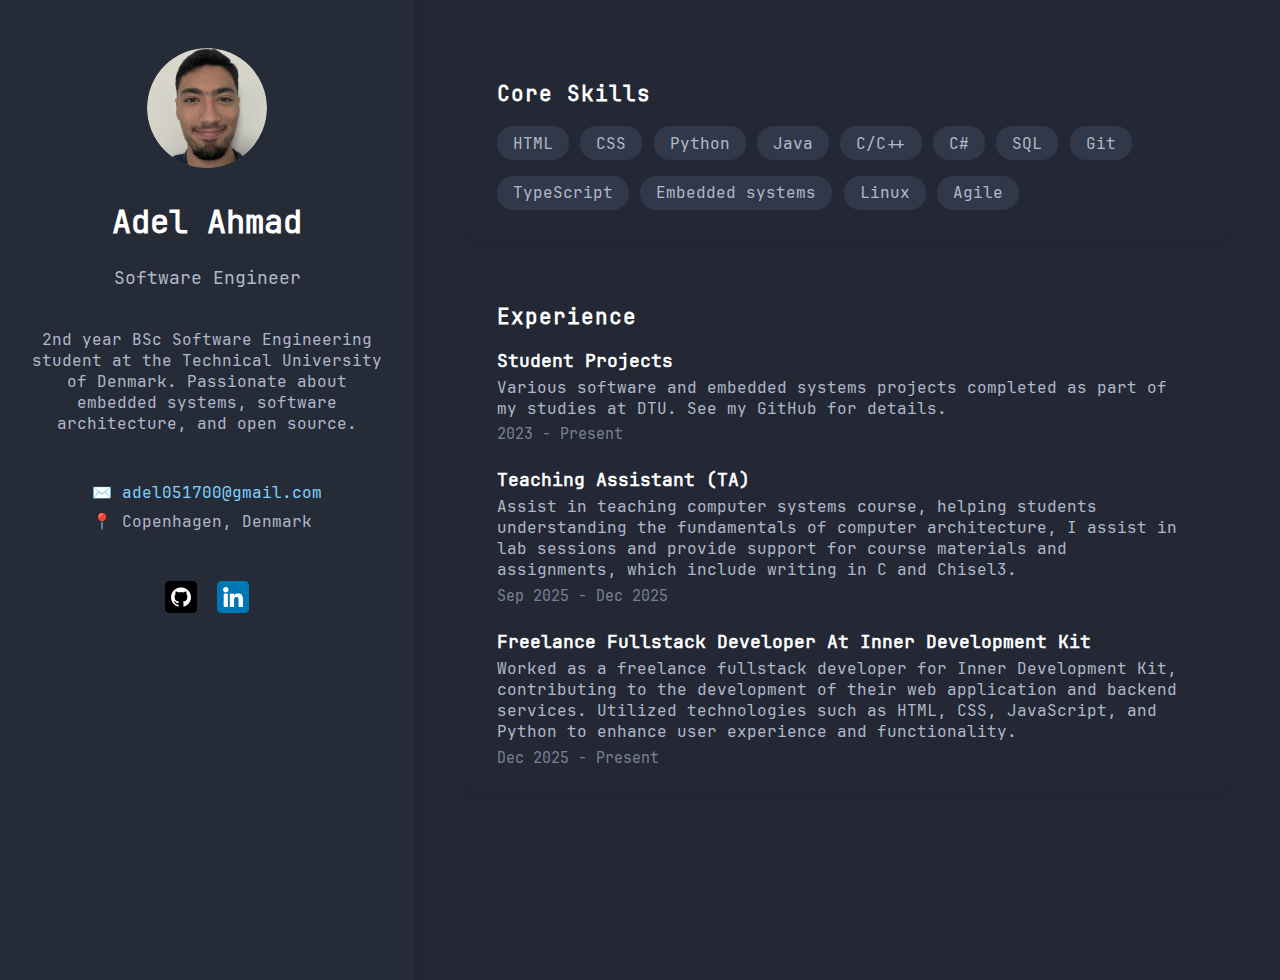
<file: index.html>
<!DOCTYPE html>
<!DOCTYPE html>
<html lang="en">
<head>
    <meta charset="UTF-8">
    <meta name="viewport" content="width=device-width, initial-scale=1.0">
    <title>Adel Ahmad | Portfolio</title>
    <link rel="stylesheet" href="style.css">
    <link rel="preload"
      href="fonts/JetBrainsMono-Regular.woff2"
      as="font" type="font/woff2" crossorigin>

</head>
<body class="dark-bg">
    <div class="container">
        <aside class="sidebar">
            <div class="profile-pic">
            <img src="profile.jpeg" alt="Profile Photo">
            </div>
            <h1>Adel Ahmad</h1>
            <h2 class="role">Software Engineer</h2>
            <div class="about">
                <p>2nd year BSc Software Engineering student at the Technical University of Denmark. Passionate about embedded systems, software architecture, and open source.</p>
            </div>
            <div class="contact">
                <div class="contact-item">
                ✉️ <a href="&#109;&#97;&#105;&#108;&#116;&#111;&#58;&#97;&#100;&#101;&#108;&#48;&#53;&#49;&#55;&#48;&#48;&#64;&#103;&#109;&#97;&#105;&#108;&#46;&#99;&#111;&#109;">
                 adel051700&#64;gmail&#46;com</a>
</div>
                <div class="contact-item">📍 <span>Copenhagen, Denmark</span></div>
            </div>
                        <div class="social">
                 <a href="https://github.com/adel051700" target="_blank" aria-label="GitHub">
                    <img src="github.png" alt="GitHub" style="width:32px;height:32px;vertical-align:middle;" />
                </a>
                <a href="https://www.linkedin.com/in/adelahmad/" target="_blank" aria-label="LinkedIn">
                    <img src="linkedin.png" alt="LinkedIn" style="width:32px;height:32px;vertical-align:middle;" />
                </a>            
            </div>
        </aside>
        <main class="main-content">
            <section class="skills-section">
                <h2>Core Skills</h2>
                <div class="skills-list">
                    <span>HTML</span>
                    <span>CSS</span>
                    <span>Python</span>
                    <span>Java</span>
                    <span>C/C++</span>
                    <span>C#</span>
                    <span>SQL</span>
                    <span>Git</span>
                    <span>TypeScript</span>
                    <span>Embedded systems</span>
                    <span>Linux</span>
                    <span>Agile</span>
                </div>
            </section>
            <section class="experience-section">
                <h2>Experience</h2>
                <div class="experience-list">
                    <div class="experience-item">
                        <h3>Student Projects</h3>
                        <p>Various software and embedded systems projects completed as part of my studies at DTU. See my GitHub for details.</p>
                        <span class="exp-date">2023 - Present</span>
                    </div>
                    <div class="experience-item">
                        <h3>Teaching Assistant (TA)</h3>
                        <p>Assist in teaching computer systems course, helping students understanding the fundamentals of computer architecture, I assist in lab sessions and provide support for course materials and assignments, which include writing in C and Chisel3.</p>
                        <span class="exp-date">Sep 2025 - Dec 2025 </span>
                    </div>
                    <div class="experience-item">
                        <h3>Freelance Fullstack Developer At Inner Development Kit</h3>
                        <p>Worked as a freelance fullstack developer for Inner Development Kit, contributing to the development of their web application and backend services. Utilized technologies such as HTML, CSS, JavaScript, and Python to enhance user experience and functionality.</p>
                        <span class="exp-date">Dec 2025 - Present </span>
                    </div>
                </div>
            </section>
        </main>
    </div>
    <!-- Cloudflare Web Analytics --><script defer src='https://static.cloudflareinsights.com/beacon.min.js' data-cf-beacon='{"token": "7b6d08ca2a104f7588c6188eec7a46ab"}'></script><!-- End Cloudflare Web Analytics -->
</body>
</html>
</html>
</file>
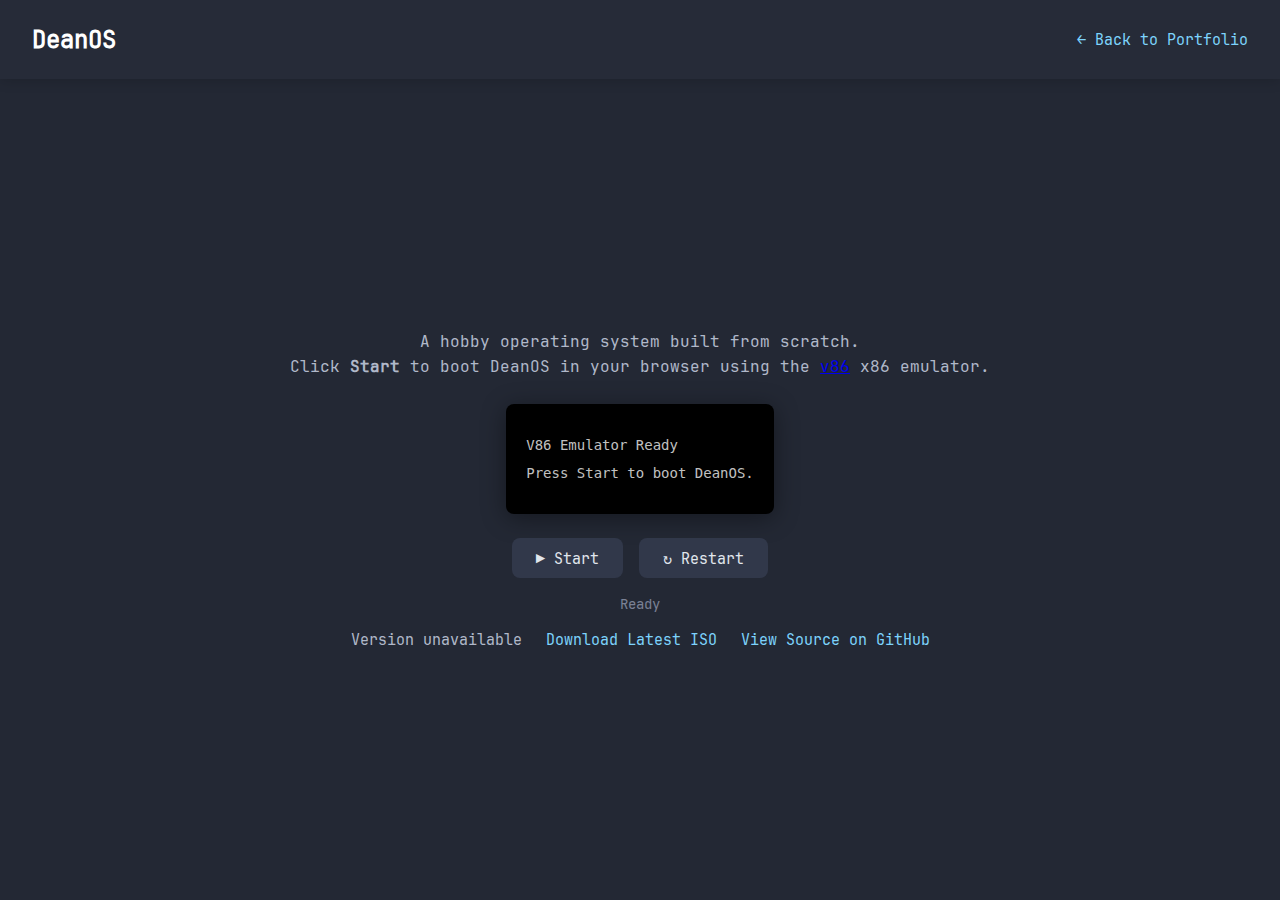
<file: deanos/index.html>
<!DOCTYPE html>
<html lang="en">
<head>
    <meta charset="UTF-8">
    <meta name="viewport" content="width=device-width, initial-scale=1.0">
    <title>DeanOS | Live CD</title>
    <link rel="preload"
      href="../fonts/JetBrainsMono-Regular.woff2"
      as="font" type="font/woff2" crossorigin>
    <style>
        @font-face {
            font-family: "JetBrains Mono";
            src: url("../fonts/JetBrainsMono-Regular.woff2") format("woff2");
            font-weight: 400;
            font-style: normal;
            font-display: swap;
        }

        * { margin: 0; padding: 0; box-sizing: border-box; }

        body {
            background: #232834;
            color: #e0e6ed;
            font-family: "JetBrains Mono", monospace;
            min-height: 100vh;
            display: flex;
            flex-direction: column;
            align-items: center;
        }

        header {
            width: 100%;
            padding: 1.5rem 2rem;
            display: flex;
            align-items: center;
            justify-content: space-between;
            background: #262b38;
            box-shadow: 0 2px 12px rgba(0,0,0,0.15);
        }

        header h1 {
            font-size: 1.5rem;
            color: #fff;
        }

        header a {
            color: #7dd3fc;
            text-decoration: none;
            font-size: 0.95rem;
            transition: color 0.2s;
        }

        header a:hover {
            color: #38bdf8;
            text-decoration: underline;
        }

        .emulator-wrapper {
            flex: 1;
            display: flex;
            flex-direction: column;
            align-items: center;
            justify-content: center;
            padding: 2rem;
            width: 100%;
            max-width: 1000px;
        }

        .emulator-wrapper p {
            color: #b0b8c9;
            margin-bottom: 1.5rem;
            text-align: center;
            line-height: 1.6;
        }

        #screen_container {
            background: #000;
            border-radius: 8px;
            overflow: hidden;
            box-shadow: 0 4px 24px rgba(0,0,0,0.4);
            outline: none;
        }

        #screen_container div {
            white-space: pre;
            font: 14px 'JetBrains Mono', monospace;
            line-height: 14px;
            color: #c0c0c0;
        }

        #screen_container canvas {
            display: none;
        }

        .controls {
            margin-top: 1.5rem;
            display: flex;
            gap: 1rem;
        }

        .controls button {
            background: #31384a;
            color: #e0e6ed;
            border: none;
            padding: 0.6rem 1.5rem;
            border-radius: 8px;
            font-family: "JetBrains Mono", monospace;
            font-size: 0.95rem;
            cursor: pointer;
            transition: background 0.2s, transform 0.2s;
        }

        .controls button:hover {
            background: #3a4152;
            transform: translateY(-2px);
        }

        #status {
            margin-top: 1rem;
            color: #7a8194;
            font-size: 0.9rem;
        }

        .links {
            margin-top: 1rem;
            display: flex;
            gap: 1.5rem;
            align-items: center;
        }

        .links a {
            color: #7dd3fc;
            text-decoration: none;
            font-size: 0.95rem;
            transition: color 0.2s;
        }

        .links a:hover {
            color: #38bdf8;
            text-decoration: underline;
        }

        .version-label {
            color: #b0b8c9;
            font-size: 0.95rem;
        }
    </style>
</head>
<body>
    <header>
        <h1>DeanOS</h1>
        <a href="../">&larr; Back to Portfolio</a>
    </header>

    <div class="emulator-wrapper">
        <p>
            A hobby operating system built from scratch.<br>
            Click <strong>Start</strong> to boot DeanOS in your browser using the
            <a href="https://github.com/TheEvalon/x86" target="_blank">v86</a> x86 emulator.
        </p>

        <div id="screen_container" tabindex="0">
            <div style="white-space: pre; font: 14px monospace; line-height: 14px; color: #c0c0c0; padding: 20px;">
V86 Emulator Ready

Press Start to boot DeanOS.
            </div>
            <canvas style="display: none"></canvas>
        </div>

        <div class="controls">
            <button id="start-btn">▶ Start</button>
            <button id="restart-btn" disabled>↻ Restart</button>
        </div>

        <div id="status">Ready</div>

        <div class="links">
            <span id="version-label" class="version-label">Version loading...</span>
            <a id="download-btn" href="deanos.iso" target="_blank" rel="noopener">Download Latest ISO</a>
            <a href="https://github.com/adel051700/deanos" target="_blank">View Source on GitHub</a>
        </div>
    </div>

    <!-- v86 from https://github.com/TheEvalon/x86 -->
    <script src="build/libv86.js"></script>
    <script>
        const startBtn   = document.getElementById("start-btn");
        const restartBtn = document.getElementById("restart-btn");
        const status     = document.getElementById("status");
        const downloadBtn = document.getElementById("download-btn");
        const versionLabel = document.getElementById("version-label");

        // Public Supabase URL + anon key are safe for frontend use with proper RLS.
        const SUPABASE_URL = "https://caimogubvdogzubilvfy.supabase.co";
        const SUPABASE_ANON_KEY = "eyJhbGciOiJIUzI1NiIsInR5cCI6IkpXVCJ9.eyJpc3MiOiJzdXBhYmFzZSIsInJlZiI6ImNhaW1vZ3VidmRvZ3p1YmlsdmZ5Iiwicm9sZSI6ImFub24iLCJpYXQiOjE3NjczNzkyNDUsImV4cCI6MjA4Mjk1NTI0NX0.eBddkUffZzNeV5cZokDODmKcxHq-j5fmIOfvqje1RFI";

        let currentIsoUrl = "deanos.iso";
        const hdaCandidates = ["deanos.img", "../deanos.img"];
        let emulator     = null;

        async function getLatestISO() {
            try {
                const latestReleaseUrl = new URL(`${SUPABASE_URL}/rest/v1/os_releases`);
                latestReleaseUrl.search = new URLSearchParams({
                    apikey: SUPABASE_ANON_KEY,
                    is_latest: "eq.true",
                    select: "iso_url,version",
                    limit: "1",
                }).toString();

                const res = await fetch(latestReleaseUrl.toString());

                if (!res.ok) {
                    throw new Error(`Supabase request failed (${res.status})`);
                }

                const releases = await res.json();
                const release = Array.isArray(releases) ? releases[0] : null;

                if (release && release.iso_url) {
                    currentIsoUrl = release.iso_url;
                    downloadBtn.href = release.iso_url;
                    versionLabel.textContent = release.version
                        ? `Version: ${release.version}`
                        : "Version latest";
                    return;
                }

                versionLabel.textContent = "Version unavailable";
            } catch (err) {
                console.error("Failed to load latest ISO metadata:", err);
                versionLabel.textContent = "Version unavailable";
            }
        }

        async function resolveHdaUrl() {
            for (const candidate of hdaCandidates) {
                try {
                    const res = await fetch(candidate, { method: "HEAD" });
                    if (res.ok) {
                        return candidate;
                    }
                } catch (err) {
                    console.warn("Disk probe failed for", candidate, err);
                }
            }

            return null;
        }

        function boot() {
            status.textContent = "Loading ISO and disk…";
            startBtn.disabled  = true;
            startBtn.blur();

            if (emulator) {
                emulator.destroy();
            }

            Promise.all([
                fetch(currentIsoUrl).then(function(resp) { return resp.arrayBuffer(); }),
                resolveHdaUrl(),
            ])
                .then(function(results) {
                    const isoBuffer = results[0];
                    const hdaImageUrl = results[1];
                    status.textContent = "Booting…";

                    const vmConfig = {
                        wasm_path:        "build/v86.wasm",
                        memory_size:      64 * 1024 * 1024,
                        vga_memory_size:  8 * 1024 * 1024,
                        screen_container: document.getElementById("screen_container"),
                        bios: {
                            url: "build/seabios.bin",
                        },
                        vga_bios: {
                            url: "build/vgabios.bin",
                        },
                        cdrom: {
                            buffer: isoBuffer,
                        },
                        boot_order: 0x100,
                        autostart: true,
                    };

                    if (hdaImageUrl) {
                        vmConfig.hda = {
                            url: hdaImageUrl,
                        };
                    } else {
                        console.warn("No disk image found; booting without HDA.");
                    }

                    emulator = new V86(vmConfig);

                    emulator.add_listener("emulator-ready", function () {
                        status.textContent  = "Running";
                        restartBtn.disabled = false;
                        document.getElementById("screen_container").focus();
                    });

                    emulator.add_listener("emulator-loaded", function () {
                        status.textContent  = "Running";
                        restartBtn.disabled = false;
                        document.getElementById("screen_container").focus();
                    });

                    setTimeout(function () {
                        if (status.textContent === "Booting…") {
                            status.textContent  = "Running";
                            restartBtn.disabled = false;
                        }
                    }, 3000);
                })
                .catch(function(err) {
                    status.textContent = "Error: " + err.message;
                    startBtn.disabled = false;
                });
        }

            getLatestISO();

        const screenContainer = document.getElementById("screen_container");

        screenContainer.addEventListener("click", function () {
            if (emulator) {
                screenContainer.requestPointerLock();
            }
        });

        document.addEventListener("pointerlockchange", function () {
            if (document.pointerLockElement === screenContainer) {
                status.textContent = "Running \u2014 mouse captured (press Esc to release)";
                screenContainer.style.cursor = "none";
            } else {
                if (status.textContent.includes("mouse captured")) {
                    status.textContent = "Running";
                }
                screenContainer.style.cursor = "";
            }
        });

        startBtn.addEventListener("click", boot);
        restartBtn.addEventListener("click", function () {
            status.textContent = "Restarting…";
            restartBtn.blur();
            emulator.restart();
            setTimeout(function () {
                status.textContent = "Running";
                document.getElementById("screen_container").focus();
            }, 1000);
        });
    </script>
    <!-- Cloudflare Web Analytics --><script defer src='https://static.cloudflareinsights.com/beacon.min.js' data-cf-beacon='{"token": "7b6d08ca2a104f7588c6188eec7a46ab"}'></script><!-- End Cloudflare Web Analytics -->
</body>
</html>
</file>
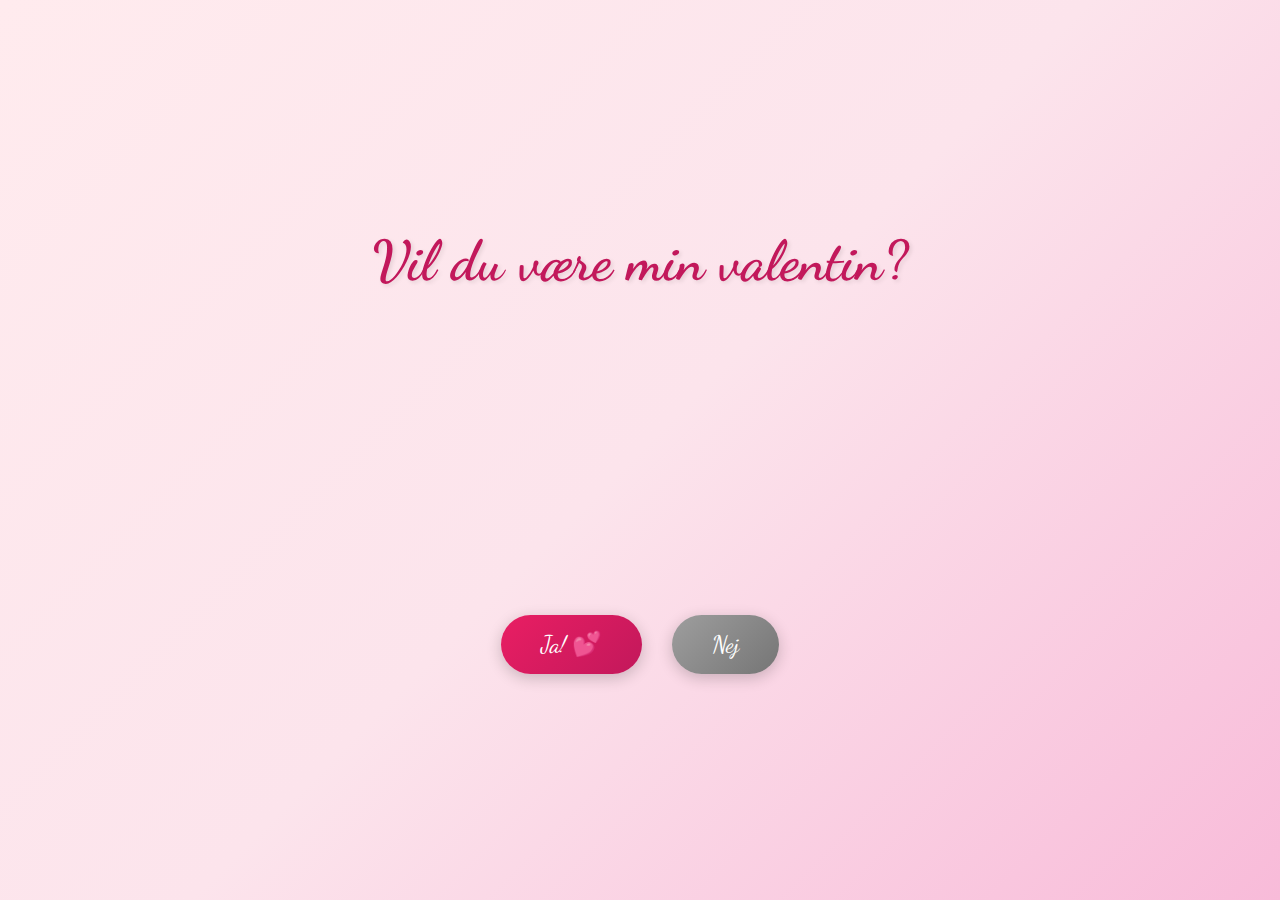
<file: tihi/index.html>
<!DOCTYPE html>
<html lang="no">
<head>
    <meta charset="UTF-8">
    <meta name="viewport" content="width=device-width, initial-scale=1.0">
    <title>Tihi</title>
    <link rel="preconnect" href="https://fonts.googleapis.com">
    <link rel="preconnect" href="https://fonts.gstatic.com" crossorigin>
    <link href="https://fonts.googleapis.com/css2?family=Dancing+Script:wght@700&display=swap" rel="stylesheet">
    <link rel="stylesheet" href="style.css">
</head>
<body>
    <div class="container">
        <h1 class="title">Vil du være min valentin?</h1>
        
        <div class="flowers-container">
            <div class="flower flower-1">
                <div class="stem"></div>
                <div class="petals">
                    <div class="petal"></div>
                    <div class="petal"></div>
                    <div class="petal"></div>
                    <div class="petal"></div>
                    <div class="petal"></div>
                    <div class="petal"></div>
                </div>
                <div class="center"></div>
            </div>
            
            <div class="flower flower-2">
                <div class="stem"></div>
                <div class="petals">
                    <div class="petal"></div>
                    <div class="petal"></div>
                    <div class="petal"></div>
                    <div class="petal"></div>
                    <div class="petal"></div>
                    <div class="petal"></div>
                </div>
                <div class="center"></div>
            </div>
            
            <div class="flower flower-3">
                <div class="stem"></div>
                <div class="petals">
                    <div class="petal"></div>
                    <div class="petal"></div>
                    <div class="petal"></div>
                    <div class="petal"></div>
                    <div class="petal"></div>
                    <div class="petal"></div>
                </div>
                <div class="center"></div>
            </div>
        </div>
        
        <div class="buttons">
            <button class="btn yes-btn" onclick="playYippee()">Ja! 💕</button>
            <button class="btn no-btn" onclick="showError()">Nej</button>
        </div>
    </div>
    
    <!-- Modal Popup -->
    <div id="modal" class="modal">
        <div class="modal-content">
            <span class="close-btn" onclick="closeModal()">&times;</span>
            <h2>Yay! 💕</h2>
            <p>Skriv dit navn og e-mail, så jeg ved hvem du er!</p>
            <form id="valentine-form" action="https://api.web3forms.com/submit" method="POST">
                <input type="hidden" name="access_key" value="c90457c4-884b-4246-b29c-55c28d005477">
                <input type="hidden" name="subject" value="Ny valentin! 💕">
                <input type="hidden" name="from_name" value="Valentin Side">
                <div class="form-group">
                    <label for="name">Navn</label>
                    <input type="text" id="name" name="name" placeholder="Dit navn" required>
                </div>
                <div class="form-group">
                    <label for="email">E-mail</label>
                    <input type="email" id="email" name="email" placeholder="Din e-mail" required>
                </div>
                <button type="submit" class="btn submit-btn">Send 💌</button>
            </form>
            <p class="success-message" id="success-msg" style="display: none;">Tak! Jeg har modtaget din besked! 💕</p>
        </div>
    </div>
    
    <audio id="yippee-audio" src="yippee.mp3"></audio>
    
    <script>
        function playYippee() {
            const audio = document.getElementById('yippee-audio');
            audio.currentTime = 0;
            audio.play();
            
            // Add celebration effect
            document.body.classList.add('celebrate');
            createHearts();
            
            // Show modal after a short delay
            setTimeout(() => {
                document.getElementById('modal').style.display = 'flex';
            }, 1000);
        }
        
        function showError() {
            alert("Fejl: Denne knap fungerer ikke! \n\nPrøv den anden knap i stedet...");
        }
        
        function closeModal() {
            document.getElementById('modal').style.display = 'none';
        }
        
        // Close modal when clicking outside
        window.onclick = function(event) {
            const modal = document.getElementById('modal');
            if (event.target === modal) {
                modal.style.display = 'none';
            }
        }
        
        // Handle form submission
        document.getElementById('valentine-form').addEventListener('submit', function(e) {
            e.preventDefault();
            
            const formData = new FormData(this);
            
            fetch(this.action, {
                method: 'POST',
                body: formData,
                headers: {
                    'Accept': 'application/json'
                }
            }).then(response => {
                if (response.ok) {
                    document.getElementById('valentine-form').style.display = 'none';
                    document.getElementById('success-msg').style.display = 'block';
                    createHearts();
                } else {
                    alert('Noget gik galt. Prøv igen!');
                }
            }).catch(error => {
                alert('Noget gik galt. Prøv igen!');
            });
        });
        
        function createHearts() {
            for (let i = 0; i < 20; i++) {
                setTimeout(() => {
                    const heart = document.createElement('div');
                    heart.className = 'floating-heart';
                    heart.innerHTML = '❤️';
                    heart.style.left = Math.random() * 100 + 'vw';
                    heart.style.animationDuration = (Math.random() * 2 + 2) + 's';
                    document.body.appendChild(heart);
                    
                    setTimeout(() => heart.remove(), 4000);
                }, i * 100);
            }
        }
    </script>
    <!-- Cloudflare Web Analytics --><script defer src='https://static.cloudflareinsights.com/beacon.min.js' data-cf-beacon='{"token": "7b6d08ca2a104f7588c6188eec7a46ab"}'></script><!-- End Cloudflare Web Analytics -->
</body>
</html>
</file>
<file: style.css>
@font-face {
  font-family: "JetBrains Mono";
  src: url("fonts/JetBrainsMono-Regular.woff2") format("woff2");
  font-weight: 400;
  font-style: normal;
  font-display: swap;
}

html, body {
    font-family: "JetBrains Mono", monospace;
}

.dark-bg {
    background: #232834;
    color: #e0e6ed;
    font-family: "JetBrains Mono", monospace;
    margin: 0;
    padding: 0;
    min-height: 100vh;
}

.container {
    display: flex;
    min-height: 100vh;
}

.sidebar {
    background: #262b38;
    color: #fff;
    font-family: "JetBrains Mono", monospace;
    width: 350px;
    min-height: 100vh;
    display: flex;
    flex-direction: column;
    align-items: center;
    padding: 3rem 2rem 2rem 2rem;
    box-shadow: 2px 0 16px rgba(0,0,0,0.12);    
}

.profile-pic {
    width: 120px;
    height: 120px;
    border-radius: 50%;
    background: #3a4152;
    margin-bottom: 2rem;
    display: flex;
    align-items: center;
    justify-content: center;
    overflow: hidden;
}
.profile-pic img {
    width: 100%;
    height: 100%;
    object-fit: cover;
    border-radius: 50%;
}

.sidebar h1 {
    font-size: 2rem;
    margin: 0 0 0.5rem 0;
    font-weight: 700;
}
.sidebar .role {
    font-size: 1.1rem;
    color: #b0b8c9;
    margin-bottom: 1.5rem;
    font-weight: 400;
}
.about {
    font-size: 1rem;
    color: #b0b8c9;
    margin-bottom: 2rem;
    text-align: center;
}
.contact {
    margin-bottom: 1.5rem;
    font-size: 1rem;
}
.contact-item {
    margin-bottom: 0.5rem;
    color: #b0b8c9;
}
.contact-item a {
    color: #7dd3fc;
    text-decoration: none;
    transition: color 0.2s ease;
}
.contact-item a:hover {
    color: #38bdf8;
    text-decoration: underline;
}
.social {
    display: flex;
    gap: 1.2rem;
    font-family: "JetBrains Mono", monospace;
    margin-top: 1rem;
    font-size: 1.5rem;
}
.social a {
    color: #b0b8c9;
    text-decoration: none;
    transition: color 0.2s;
}
.social a:hover {
    color: #fff;
}

.main-content {
    flex: 1;
    padding: 3rem 4vw 2rem 4vw;
    display: flex;
    flex-direction: column;
    justify-content: flex-start;
    min-width: 0;
}

.skills-section, .experience-section, .projects-section {
    background: #232834;
    border-radius: 10px;
    box-shadow: 0 2px 8px rgba(0,0,0,0.08);
    padding: 2rem 2rem 1.5rem 2rem;
    margin-bottom: 2rem;
}
.skills-section h2, .experience-section h2, .projects-section h2 {
    font-size: 1.3rem;
    color: #fff;
    margin-top: 0;
    margin-bottom: 1.2rem;
    letter-spacing: 1px;
}
.skills-list {
    display: flex;
    flex-wrap: wrap;
    gap: 0.7rem;
}
.skills-list span {
    background: #31384a;
    color: #b0b8c9;
    padding: 0.4rem 1rem;
    border-radius: 16px;
    font-size: 1rem;
    margin-bottom: 0.3rem;
    transition: transform 0.2s ease, box-shadow 0.2s ease;
    cursor: default;
}


.experience-list {
    display: flex;
    flex-direction: column;
    gap: 1.5rem;
}
.experience-item h3 {
    margin: 0 0 0.3rem 0;
    font-size: 1.1rem;
    color: #fff;
    font-weight: 600;
}
.experience-item p {
    margin: 0 0 0.3rem 0;
    color: #b0b8c9;
    font-size: 1rem;
}
.exp-date {
    font-size: 0.95rem;
    color: #7a8194;
}

.experience-item h3 a {
    color: #7dd3fc;
    text-decoration: none;
    transition: color 0.2s;
}
.experience-item h3 a:hover {
    color: #38bdf8;
    text-decoration: underline;
}

.project-links {
    display: flex;
    gap: 1rem;
    margin-top: 0.8rem;
}
.project-btn {
    display: inline-block;
    background: #31384a;
    color: #e0e6ed;
    padding: 0.45rem 1.1rem;
    border-radius: 8px;
    font-family: "JetBrains Mono", monospace;
    font-size: 0.9rem;
    text-decoration: none;
    transition: background 0.2s, transform 0.2s;
}
.project-btn:hover {
    background: #3a4152;
    transform: translateY(-2px);
}

@media (max-width: 900px) {
    .container {
        flex-direction: column;
    }
    .sidebar {
        width: 100%;
        min-height: unset;
        flex-direction: row;
        justify-content: flex-start;
        align-items: flex-start;
        padding: 2rem 1rem;
    }
    .main-content {
        padding: 2rem 2vw 1rem 2vw;
    }
}
</file>
<file: tihi/style.css>
* {
    margin: 0;
    padding: 0;
    box-sizing: border-box;
}

body {
    min-height: 100vh;
    background: linear-gradient(135deg, #ffebee 0%, #fce4ec 50%, #f8bbd9 100%);
    display: flex;
    justify-content: center;
    align-items: center;
    font-family: 'Dancing Script', cursive;
    overflow: hidden;
}

.container {
    text-align: center;
    padding: 20px;
}

.title {
    font-size: 3.5rem;
    color: #c2185b;
    text-shadow: 2px 2px 4px rgba(0, 0, 0, 0.1);
    margin-bottom: 20px;
    animation: fadeInDown 1s ease-out;
}

@keyframes fadeInDown {
    from {
        opacity: 0;
        transform: translateY(-30px);
    }
    to {
        opacity: 1;
        transform: translateY(0);
    }
}

.flowers-container {
    display: flex;
    justify-content: center;
    align-items: flex-end;
    gap: 40px;
    height: 250px;
    margin: 30px 0;
}

.flower {
    position: relative;
    display: flex;
    flex-direction: column;
    align-items: center;
}

.stem {
    width: 8px;
    height: 0;
    background: linear-gradient(to top, #2e7d32, #4caf50);
    border-radius: 4px;
    animation: growStem 1.5s ease-out forwards;
}

.flower-1 .stem { animation-delay: 0s; }
.flower-2 .stem { animation-delay: 0.3s; }
.flower-3 .stem { animation-delay: 0.6s; }

@keyframes growStem {
    to {
        height: 120px;
    }
}

.petals {
    position: absolute;
    top: -30px;
    width: 60px;
    height: 60px;
    opacity: 0;
    animation: bloomPetals 1s ease-out forwards;
}

.flower-1 .petals { animation-delay: 1.5s; }
.flower-2 .petals { animation-delay: 1.8s; }
.flower-3 .petals { animation-delay: 2.1s; }

@keyframes bloomPetals {
    0% {
        opacity: 0;
        transform: scale(0);
    }
    100% {
        opacity: 1;
        transform: scale(1);
    }
}

.petal {
    position: absolute;
    width: 25px;
    height: 35px;
    border-radius: 50% 50% 50% 50%;
    left: 50%;
    top: 50%;
    transform-origin: center bottom;
}

.flower-1 .petal { background: linear-gradient(to top, #e91e63, #f48fb1); }
.flower-2 .petal { background: linear-gradient(to top, #9c27b0, #ce93d8); }
.flower-3 .petal { background: linear-gradient(to top, #f44336, #ef9a9a); }

.petal:nth-child(1) { transform: translate(-50%, -100%) rotate(0deg); }
.petal:nth-child(2) { transform: translate(-50%, -100%) rotate(60deg); }
.petal:nth-child(3) { transform: translate(-50%, -100%) rotate(120deg); }
.petal:nth-child(4) { transform: translate(-50%, -100%) rotate(180deg); }
.petal:nth-child(5) { transform: translate(-50%, -100%) rotate(240deg); }
.petal:nth-child(6) { transform: translate(-50%, -100%) rotate(300deg); }

.center {
    position: absolute;
    top: -15px;
    width: 20px;
    height: 20px;
    background: radial-gradient(circle, #ffeb3b, #ffc107);
    border-radius: 50%;
    opacity: 0;
    animation: showCenter 0.5s ease-out forwards;
    z-index: 10;
}

.flower-1 .center { animation-delay: 2s; }
.flower-2 .center { animation-delay: 2.3s; }
.flower-3 .center { animation-delay: 2.6s; }

@keyframes showCenter {
    to {
        opacity: 1;
    }
}

.buttons {
    display: flex;
    justify-content: center;
    gap: 30px;
    margin-top: 40px;
    animation: fadeIn 1s ease-out 2.8s both;
}

@keyframes fadeIn {
    from { opacity: 0; }
    to { opacity: 1; }
}

.btn {
    padding: 15px 40px;
    font-size: 1.5rem;
    font-family: 'Dancing Script', cursive;
    border: none;
    border-radius: 50px;
    cursor: pointer;
    transition: all 0.3s ease;
    box-shadow: 0 4px 15px rgba(0, 0, 0, 0.2);
}

.yes-btn {
    background: linear-gradient(135deg, #e91e63, #c2185b);
    color: white;
}

.yes-btn:hover {
    transform: scale(1.1);
    box-shadow: 0 6px 20px rgba(233, 30, 99, 0.4);
}

.no-btn {
    background: linear-gradient(135deg, #9e9e9e, #757575);
    color: white;
}

.no-btn:hover {
    transform: scale(0.95);
    opacity: 0.8;
}

/* Celebration effects */
.celebrate {
    animation: celebrate 0.5s ease;
}

@keyframes celebrate {
    0%, 100% { background: linear-gradient(135deg, #ffebee 0%, #fce4ec 50%, #f8bbd9 100%); }
    50% { background: linear-gradient(135deg, #fce4ec 0%, #f8bbd9 50%, #f48fb1 100%); }
}

.floating-heart {
    position: fixed;
    bottom: -50px;
    font-size: 2rem;
    animation: floatUp 4s ease-out forwards;
    pointer-events: none;
    z-index: 1000;
}

@keyframes floatUp {
    0% {
        transform: translateY(0) rotate(0deg);
        opacity: 1;
    }
    100% {
        transform: translateY(-100vh) rotate(360deg);
        opacity: 0;
    }
}

/* Modal Styles */
.modal {
    display: none;
    position: fixed;
    top: 0;
    left: 0;
    width: 100%;
    height: 100%;
    background: rgba(0, 0, 0, 0.5);
    justify-content: center;
    align-items: center;
    z-index: 2000;
}

.modal-content {
    background: linear-gradient(135deg, #fff 0%, #fce4ec 100%);
    padding: 40px;
    border-radius: 20px;
    text-align: center;
    max-width: 400px;
    width: 90%;
    position: relative;
    box-shadow: 0 10px 40px rgba(0, 0, 0, 0.3);
    animation: slideIn 0.3s ease;
}

@keyframes slideIn {
    from {
        transform: translateY(-50px);
        opacity: 0;
    }
    to {
        transform: translateY(0);
        opacity: 1;
    }
}

.modal-content h2 {
    font-size: 2.5rem;
    color: #c2185b;
    margin-bottom: 10px;
}

.modal-content p {
    font-size: 1.3rem;
    color: #666;
    margin-bottom: 20px;
    font-family: 'Dancing Script', cursive;
}

.close-btn {
    position: absolute;
    top: 15px;
    right: 20px;
    font-size: 2rem;
    color: #999;
    cursor: pointer;
    transition: color 0.3s;
    font-family: Arial, sans-serif;
}

.close-btn:hover {
    color: #c2185b;
}

.form-group {
    margin-bottom: 20px;
    text-align: left;
}

.form-group label {
    display: block;
    font-size: 1.2rem;
    color: #c2185b;
    margin-bottom: 5px;
}

.form-group input {
    width: 100%;
    padding: 12px 15px;
    font-size: 1rem;
    border: 2px solid #f8bbd9;
    border-radius: 10px;
    outline: none;
    font-family: Arial, sans-serif;
    transition: border-color 0.3s;
}

.form-group input:focus {
    border-color: #e91e63;
}

.submit-btn {
    width: 100%;
    background: linear-gradient(135deg, #e91e63, #c2185b);
    color: white;
    margin-top: 10px;
}

.submit-btn:hover {
    transform: scale(1.02);
}

.success-message {
    font-size: 1.5rem;
    color: #4caf50;
    padding: 20px;
}

/* Responsive */
@media (max-width: 600px) {
    .title {
        font-size: 2rem;
    }
    
    .flowers-container {
        gap: 20px;
    }
    
    .btn {
        padding: 12px 25px;
        font-size: 1.2rem;
    }
    
    .modal-content {
        padding: 25px;
    }
    
    .modal-content h2 {
        font-size: 2rem;
    }
}
</file>
